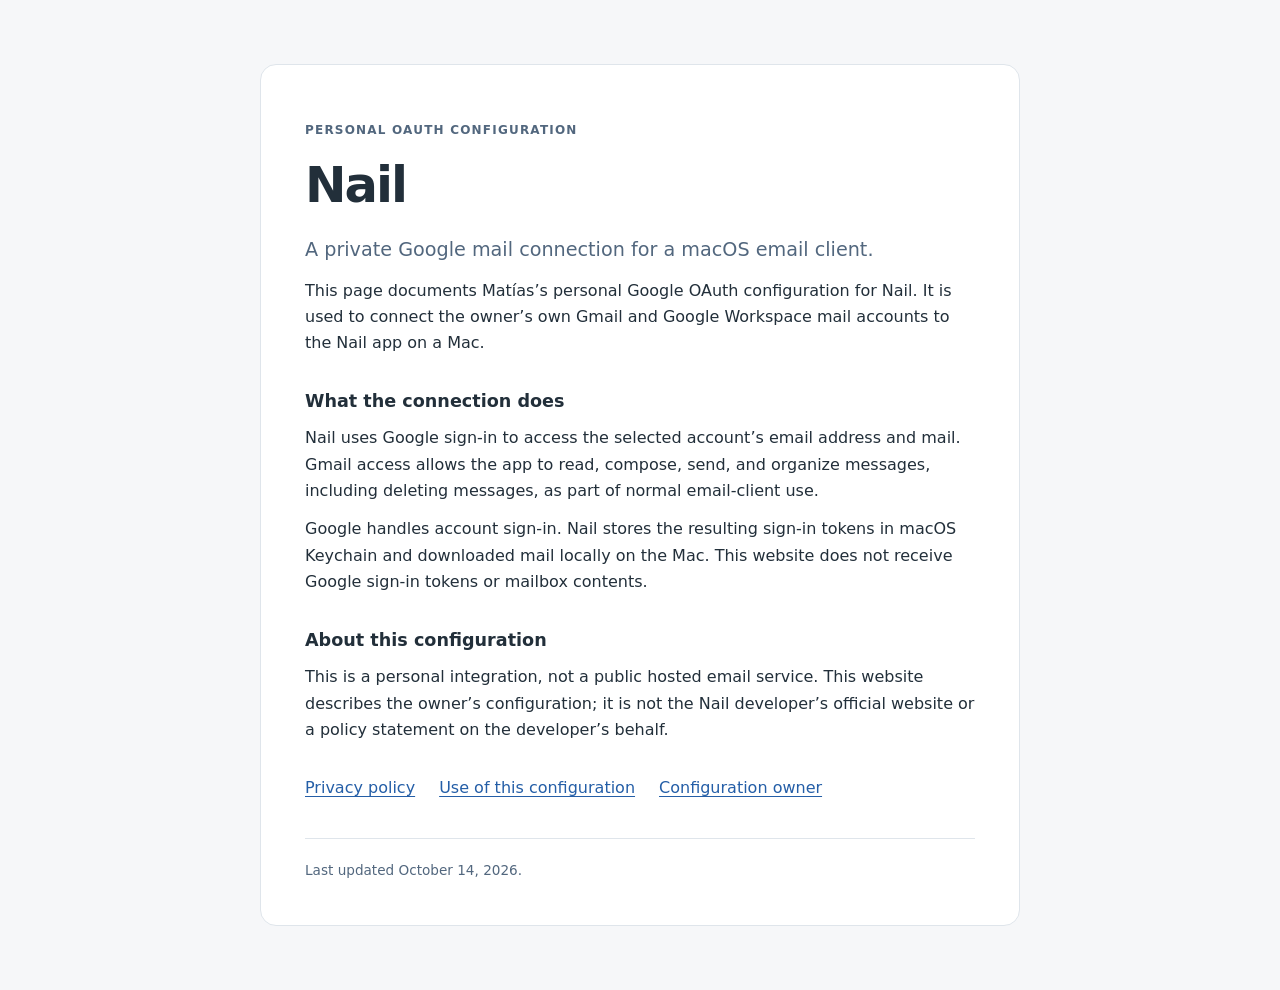
<file: index.html>
<!doctype html>
<html lang="en">
<meta charset="utf-8">
<meta name="viewport" content="width=device-width, initial-scale=1">
<title>Nail · Personal Google mail connection</title>
<link rel="stylesheet" href="style.css">
<main>
  <p class="eyebrow">Personal OAuth configuration</p>
  <h1>Nail</h1>
  <p class="lead">A private Google mail connection for a macOS email client.</p>
  <p>This page documents Matías’s personal Google OAuth configuration for Nail. It is used to connect the owner’s own Gmail and Google Workspace mail accounts to the Nail app on a Mac.</p>
  <h2>What the connection does</h2>
  <p>Nail uses Google sign-in to access the selected account’s email address and mail. Gmail access allows the app to read, compose, send, and organize messages, including deleting messages, as part of normal email-client use.</p>
  <p>Google handles account sign-in. Nail stores the resulting sign-in tokens in macOS Keychain and downloaded mail locally on the Mac. This website does not receive Google sign-in tokens or mailbox contents.</p>
  <h2>About this configuration</h2>
  <p>This is a personal integration, not a public hosted email service. This website describes the owner’s configuration; it is not the Nail developer’s official website or a policy statement on the developer’s behalf.</p>
  <nav aria-label="More information"><a href="privacy.html">Privacy policy</a><a href="terms.html">Use of this configuration</a><a href="https://github.com/matixlol">Configuration owner</a></nav>
  <footer>Last updated October 14, 2026.</footer>
</main>
</html>
</file>
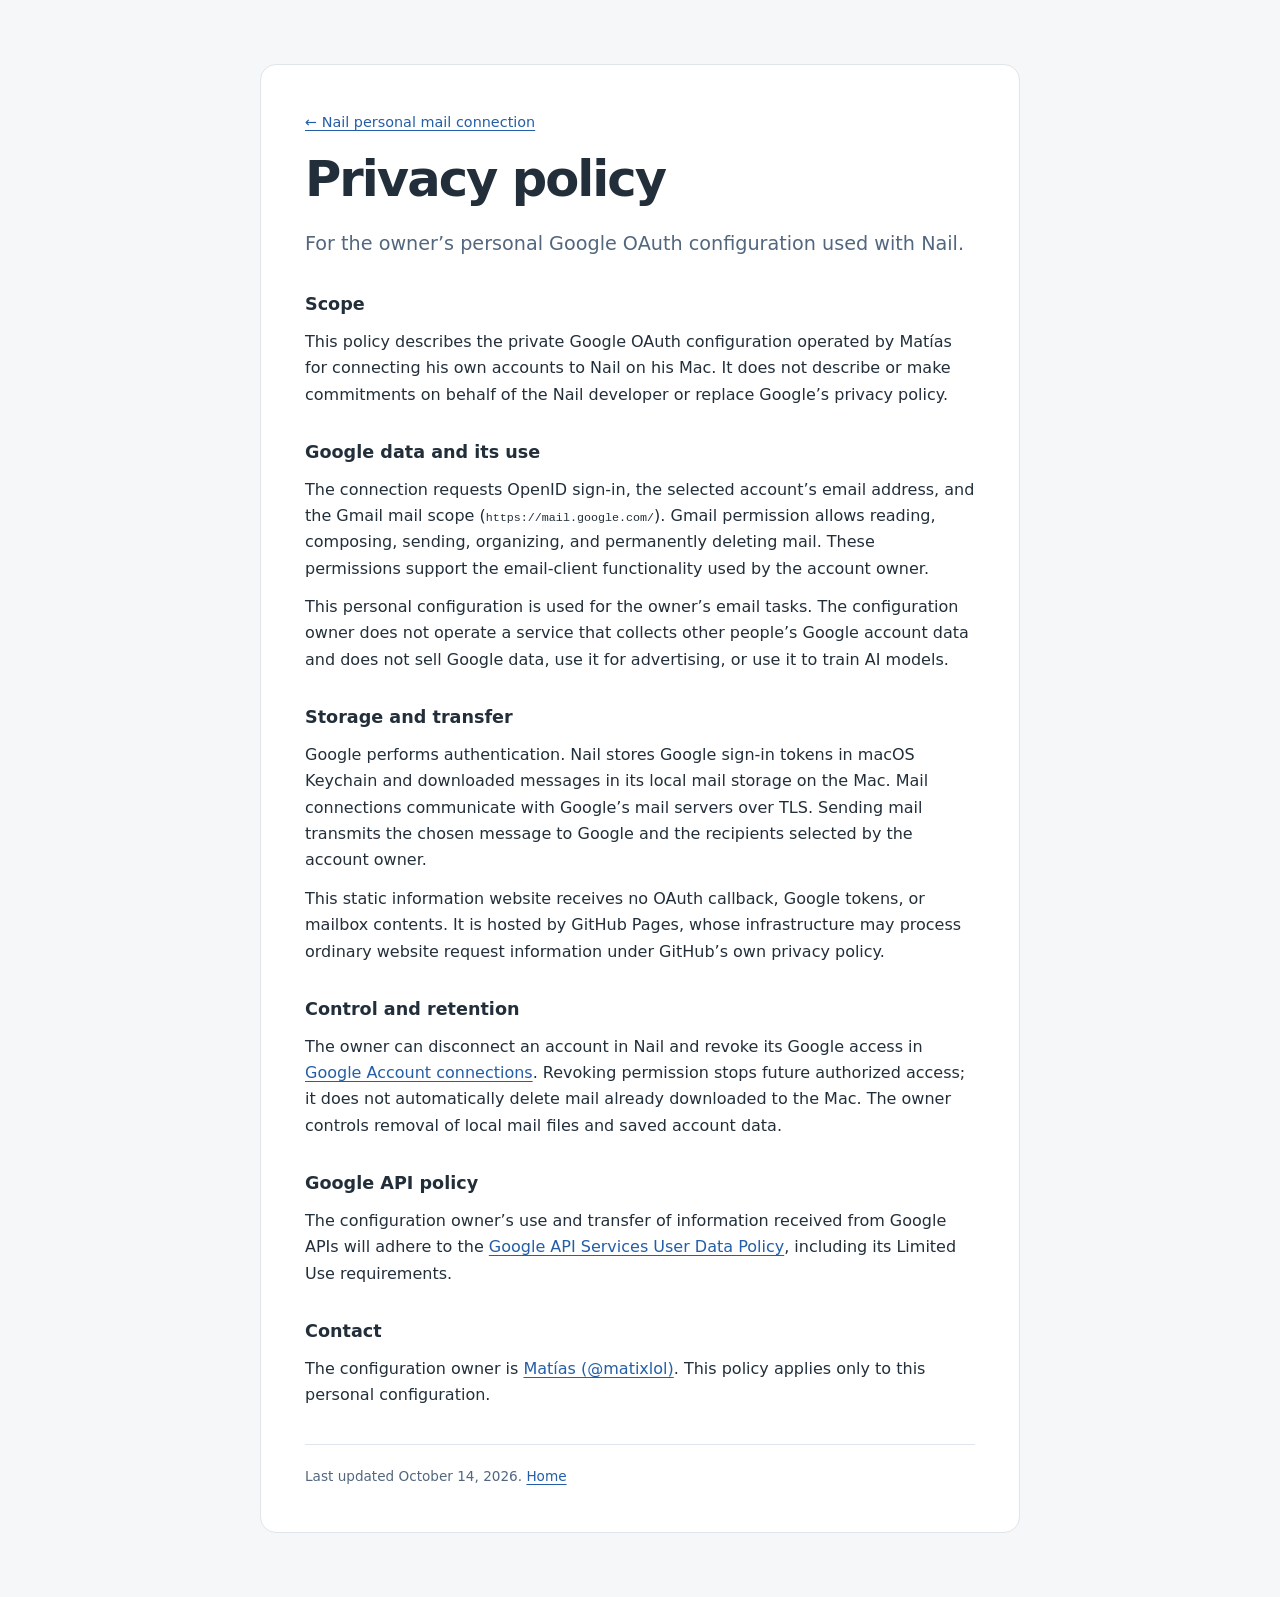
<file: privacy.html>
<!doctype html>
<html lang="en">
<meta charset="utf-8">
<meta name="viewport" content="width=device-width, initial-scale=1">
<title>Privacy policy · Nail personal mail connection</title>
<link rel="stylesheet" href="style.css">
<main>
  <a class="back" href="./">← Nail personal mail connection</a>
  <h1>Privacy policy</h1>
  <p class="lead">For the owner’s personal Google OAuth configuration used with Nail.</p>
  <h2>Scope</h2>
  <p>This policy describes the private Google OAuth configuration operated by Matías for connecting his own accounts to Nail on his Mac. It does not describe or make commitments on behalf of the Nail developer or replace Google’s privacy policy.</p>
  <h2>Google data and its use</h2>
  <p>The connection requests OpenID sign-in, the selected account’s email address, and the Gmail mail scope (<code>https://mail.google.com/</code>). Gmail permission allows reading, composing, sending, organizing, and permanently deleting mail. These permissions support the email-client functionality used by the account owner.</p>
  <p>This personal configuration is used for the owner’s email tasks. The configuration owner does not operate a service that collects other people’s Google account data and does not sell Google data, use it for advertising, or use it to train AI models.</p>
  <h2>Storage and transfer</h2>
  <p>Google performs authentication. Nail stores Google sign-in tokens in macOS Keychain and downloaded messages in its local mail storage on the Mac. Mail connections communicate with Google’s mail servers over TLS. Sending mail transmits the chosen message to Google and the recipients selected by the account owner.</p>
  <p>This static information website receives no OAuth callback, Google tokens, or mailbox contents. It is hosted by GitHub Pages, whose infrastructure may process ordinary website request information under GitHub’s own privacy policy.</p>
  <h2>Control and retention</h2>
  <p>The owner can disconnect an account in Nail and revoke its Google access in <a href="https://myaccount.google.com/connections">Google Account connections</a>. Revoking permission stops future authorized access; it does not automatically delete mail already downloaded to the Mac. The owner controls removal of local mail files and saved account data.</p>
  <h2>Google API policy</h2>
  <p>The configuration owner’s use and transfer of information received from Google APIs will adhere to the <a href="https://developers.google.com/terms/api-services-user-data-policy">Google API Services User Data Policy</a>, including its Limited Use requirements.</p>
  <h2>Contact</h2>
  <p>The configuration owner is <a href="https://github.com/matixlol">Matías (@matixlol)</a>. This policy applies only to this personal configuration.</p>
  <footer>Last updated October 14, 2026. <a href="./">Home</a></footer>
</main>
</html>
</file>
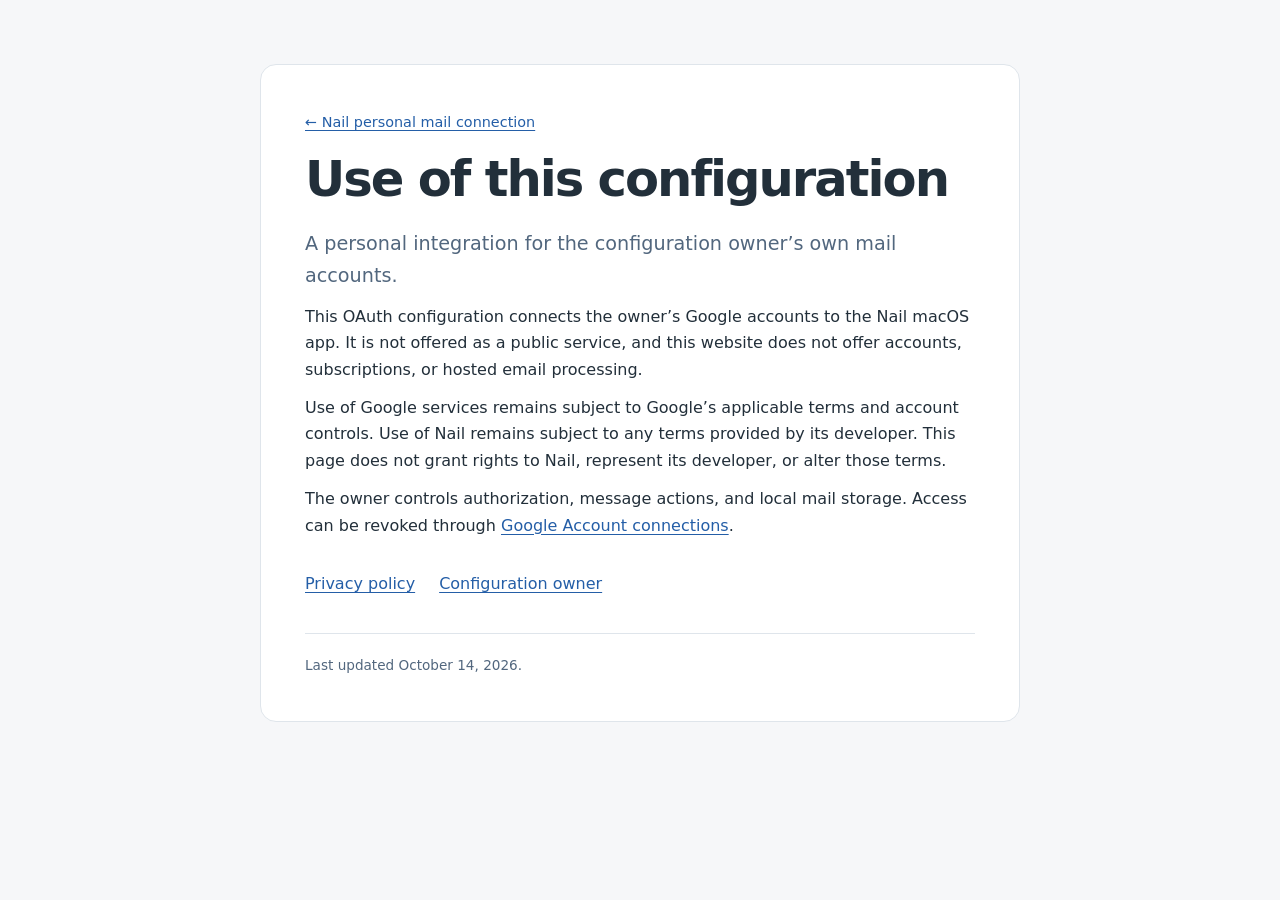
<file: terms.html>
<!doctype html>
<html lang="en">
<meta charset="utf-8">
<meta name="viewport" content="width=device-width, initial-scale=1">
<title>Use of this configuration · Nail</title>
<link rel="stylesheet" href="style.css">
<main>
  <a class="back" href="./">← Nail personal mail connection</a>
  <h1>Use of this configuration</h1>
  <p class="lead">A personal integration for the configuration owner’s own mail accounts.</p>
  <p>This OAuth configuration connects the owner’s Google accounts to the Nail macOS app. It is not offered as a public service, and this website does not offer accounts, subscriptions, or hosted email processing.</p>
  <p>Use of Google services remains subject to Google’s applicable terms and account controls. Use of Nail remains subject to any terms provided by its developer. This page does not grant rights to Nail, represent its developer, or alter those terms.</p>
  <p>The owner controls authorization, message actions, and local mail storage. Access can be revoked through <a href="https://myaccount.google.com/connections">Google Account connections</a>.</p>
  <nav aria-label="More information"><a href="privacy.html">Privacy policy</a><a href="https://github.com/matixlol">Configuration owner</a></nav>
  <footer>Last updated October 14, 2026.</footer>
</main>
</html>
</file>
<file: style.css>
:root { color-scheme: light dark; font-family: system-ui, -apple-system, BlinkMacSystemFont, "Segoe UI", sans-serif; line-height: 1.65; color: #222f3a; background: #f6f7f9; }
* { box-sizing: border-box; }
body { margin: 0; }
main { max-width: 760px; margin: 64px auto; padding: 44px; background: #fff; border: 1px solid #dfe5eb; border-radius: 16px; }
h1 { font-size: clamp(2rem, 6vw, 3.1rem); line-height: 1.15; letter-spacing: -.04em; margin: 16px 0 20px; }
h2 { font-size: 1.1rem; margin: 32px 0 8px; line-height: 1.4; }
p { margin: 12px 0; }
.eyebrow { text-transform: uppercase; letter-spacing: .1em; font-size: .75rem; font-weight: 650; color: #52677e; }
.lead { font-size: 1.2rem; color: #52677e; }
a { color: #245ea7; text-underline-offset: 3px; }
a:focus-visible { outline: 2px solid currentColor; outline-offset: 5px; }
.back { font-size: .9rem; }
nav { display: flex; flex-wrap: wrap; gap: 10px 24px; margin-top: 32px; }
footer { margin-top: 36px; padding-top: 20px; border-top: 1px solid #dfe5eb; font-size: .85rem; color: #52677e; }
code { overflow-wrap: anywhere; font-size: .9em; }
@media (max-width: 600px) { main { margin: 20px 12px; padding: 26px 22px; } }
@media (prefers-color-scheme: dark) { :root { color: #e4ebf2; background: #111820; } main { background: #19232e; border-color: #344352; } .lead, .eyebrow, footer { color: #b3c1d0; } a { color: #9fc9ff; } footer { border-color: #344352; } }
</file>
